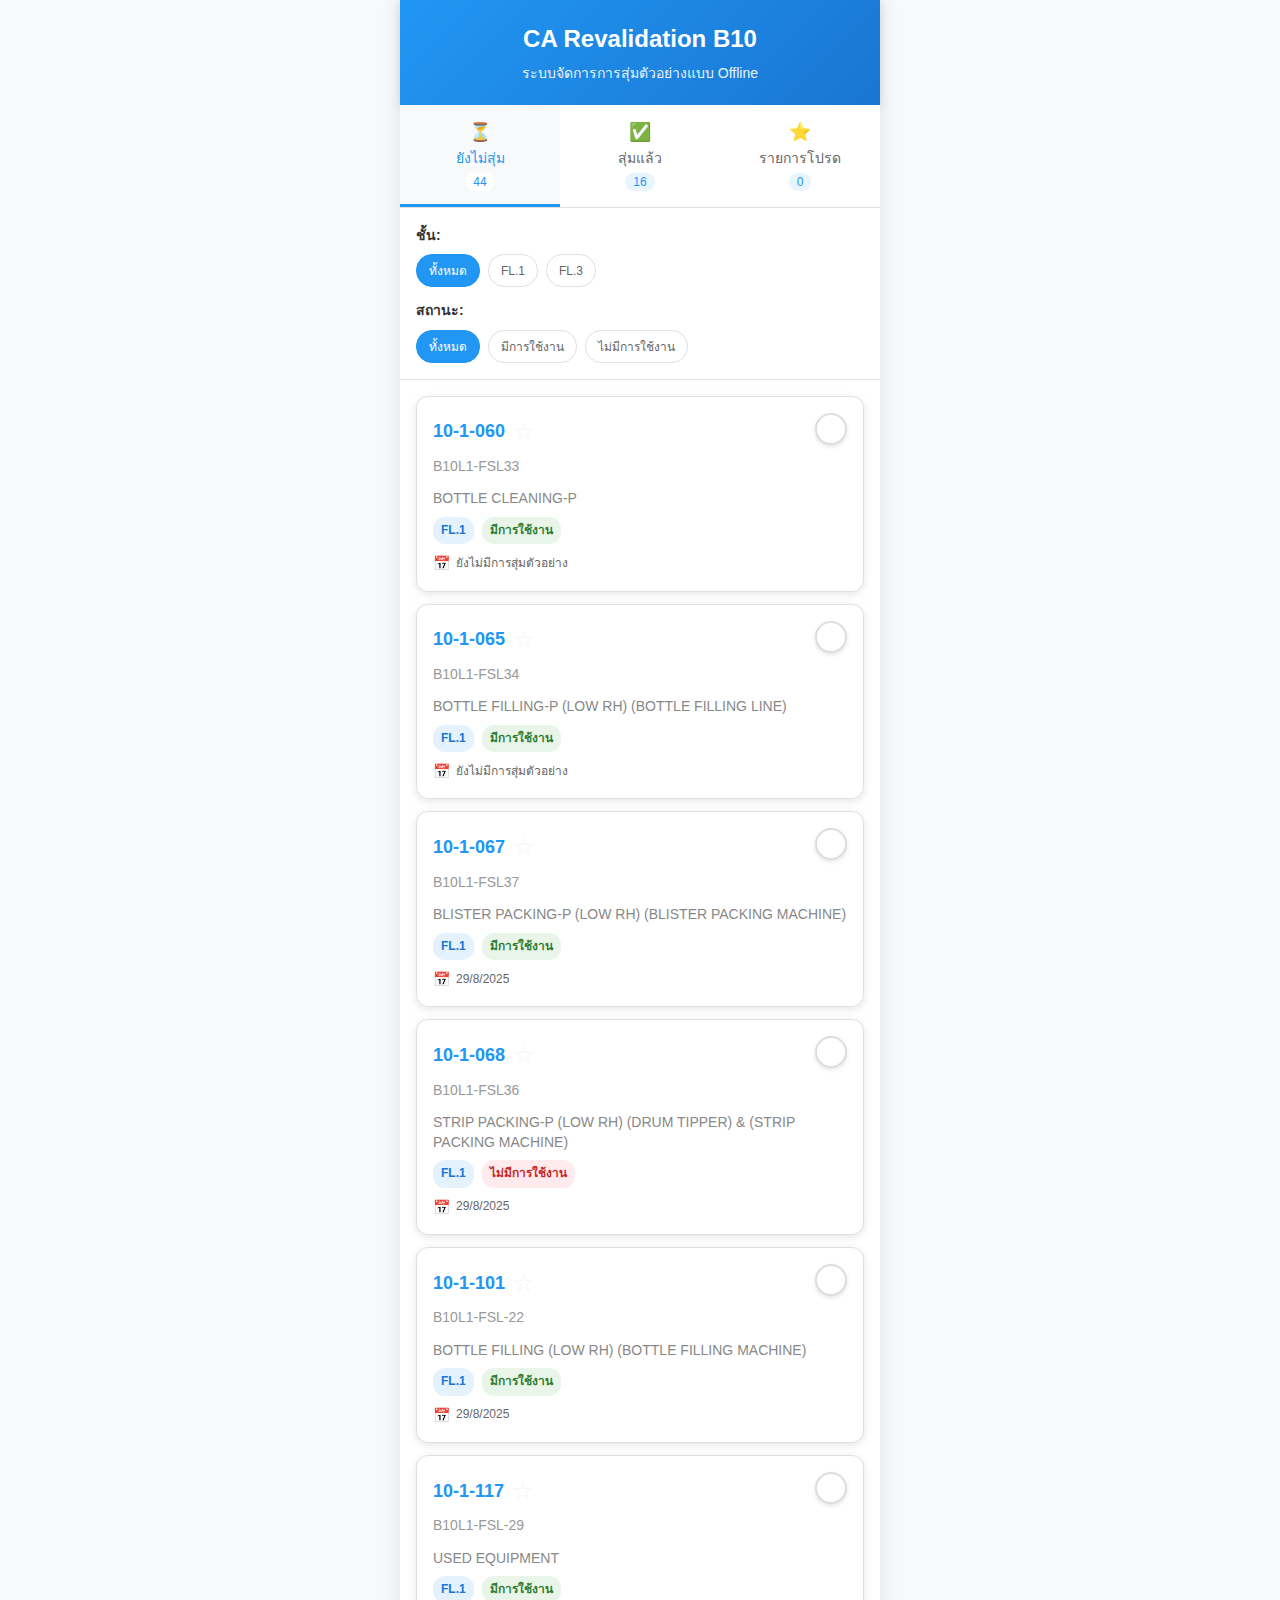
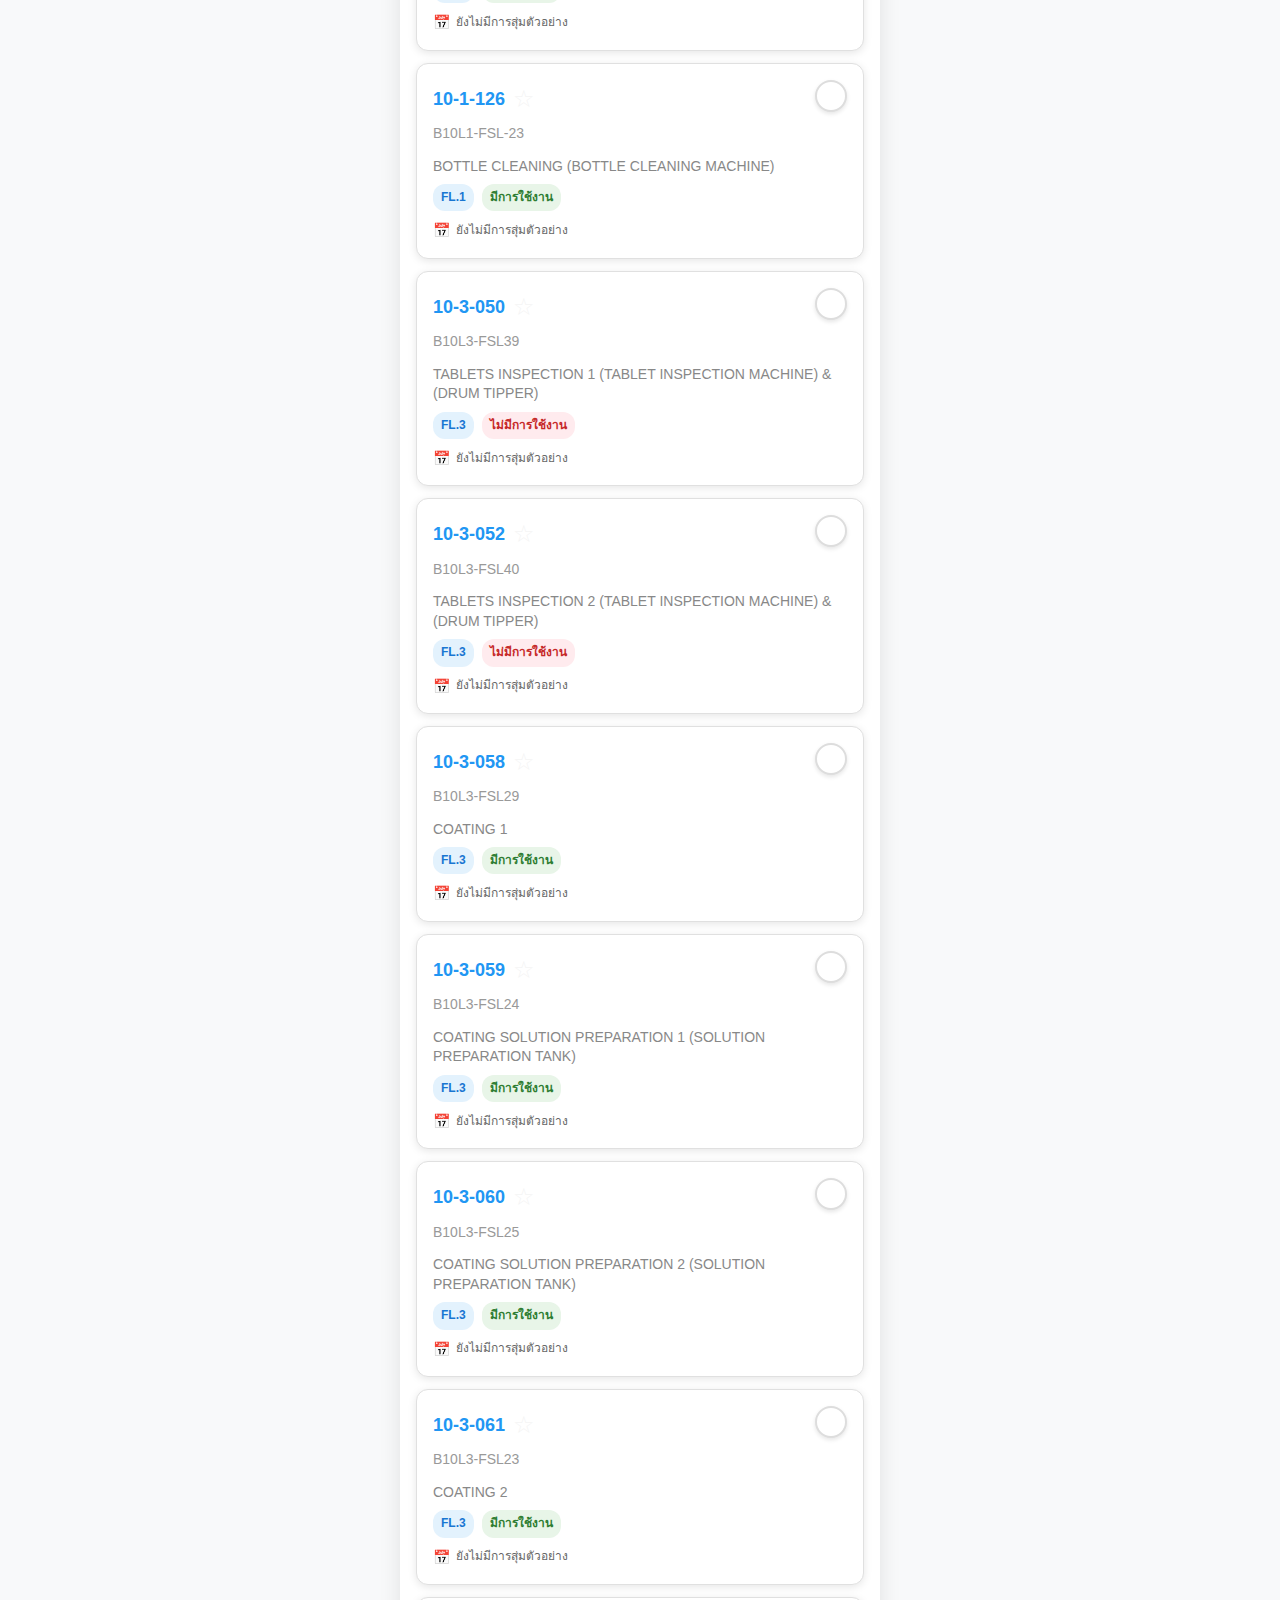
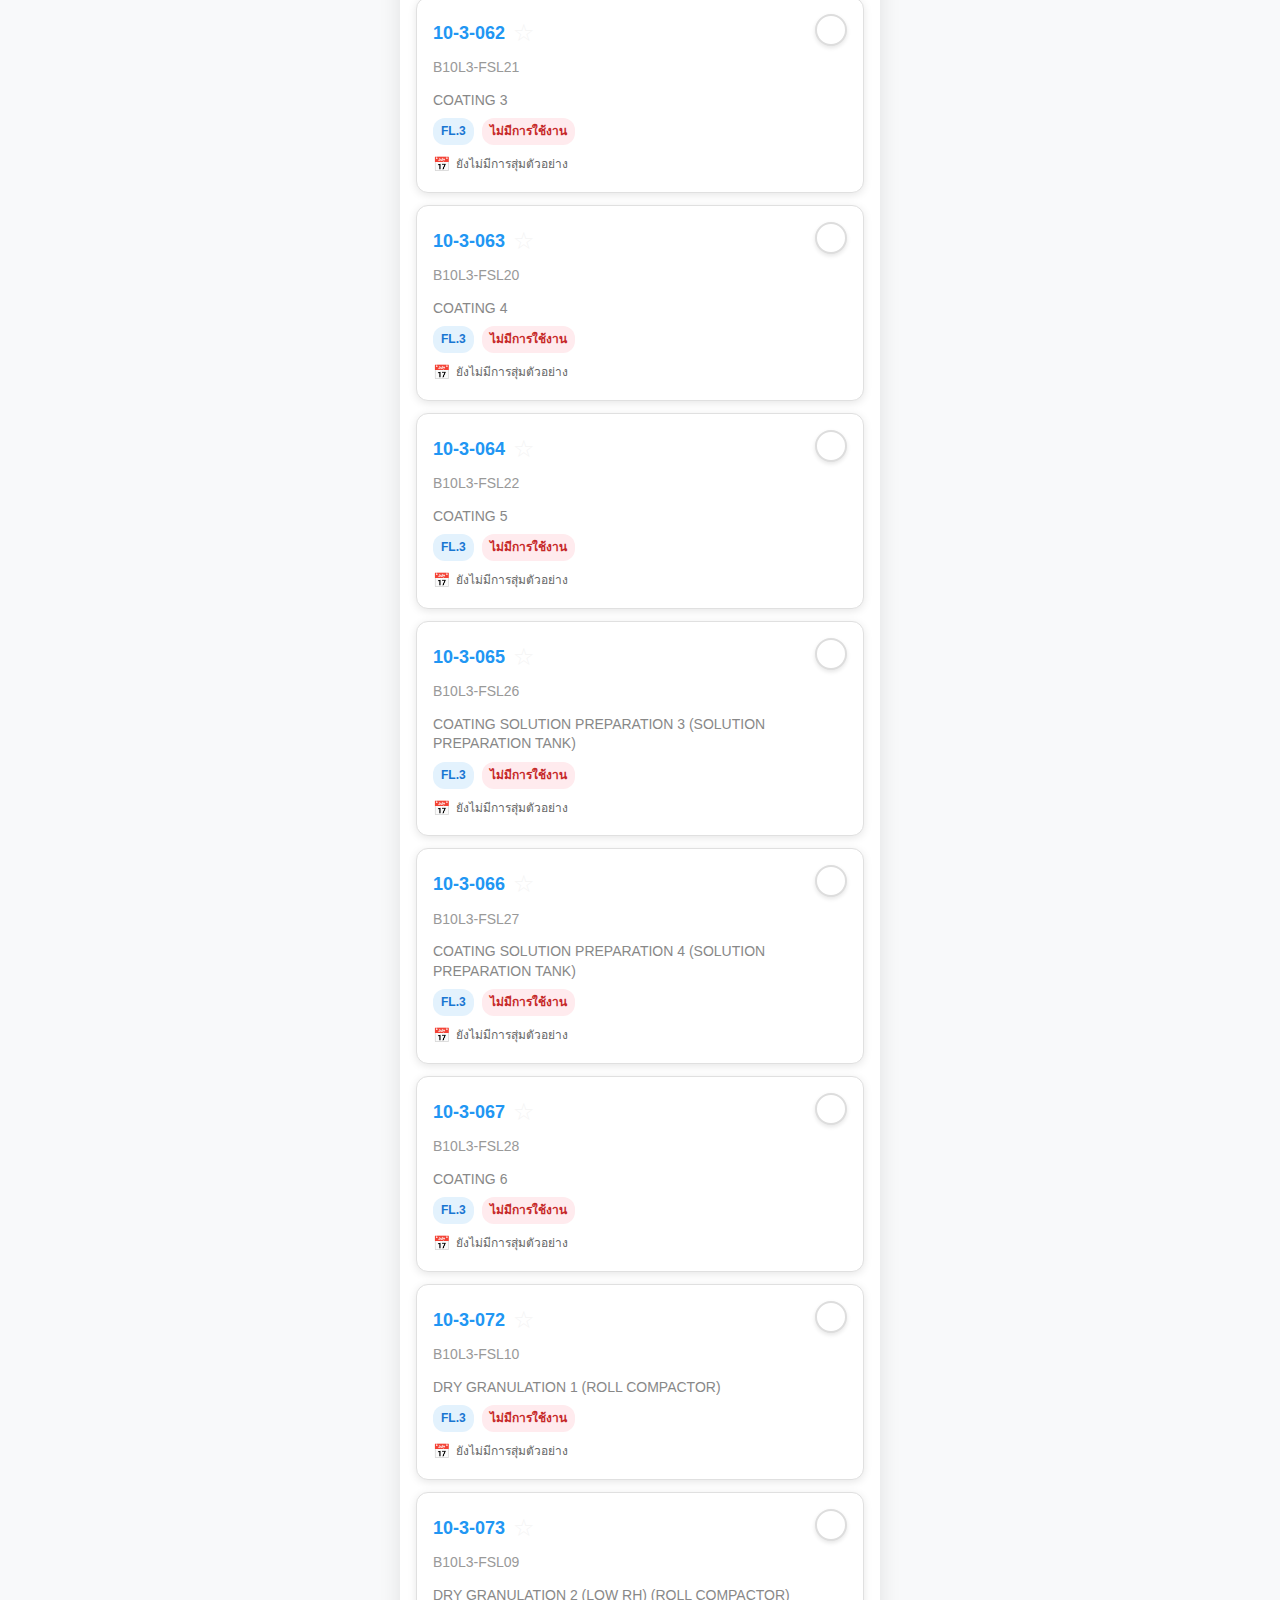
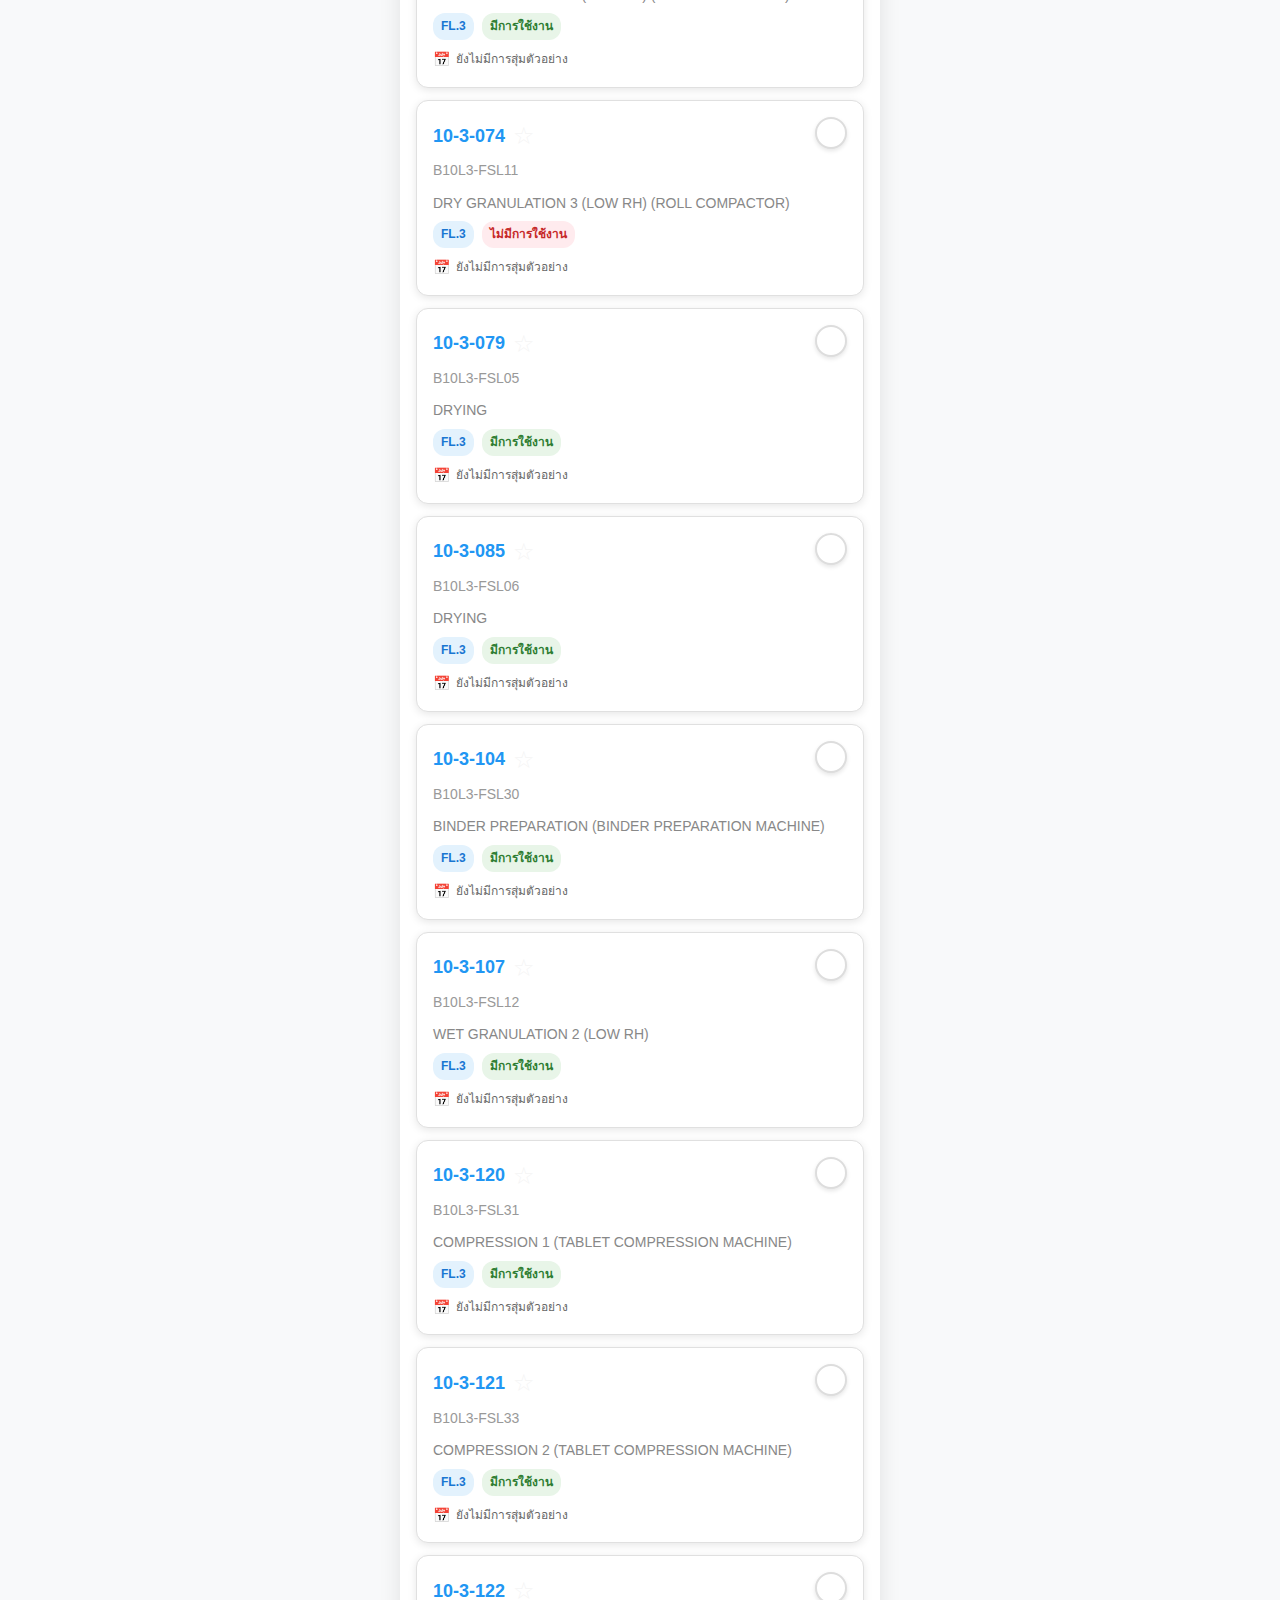
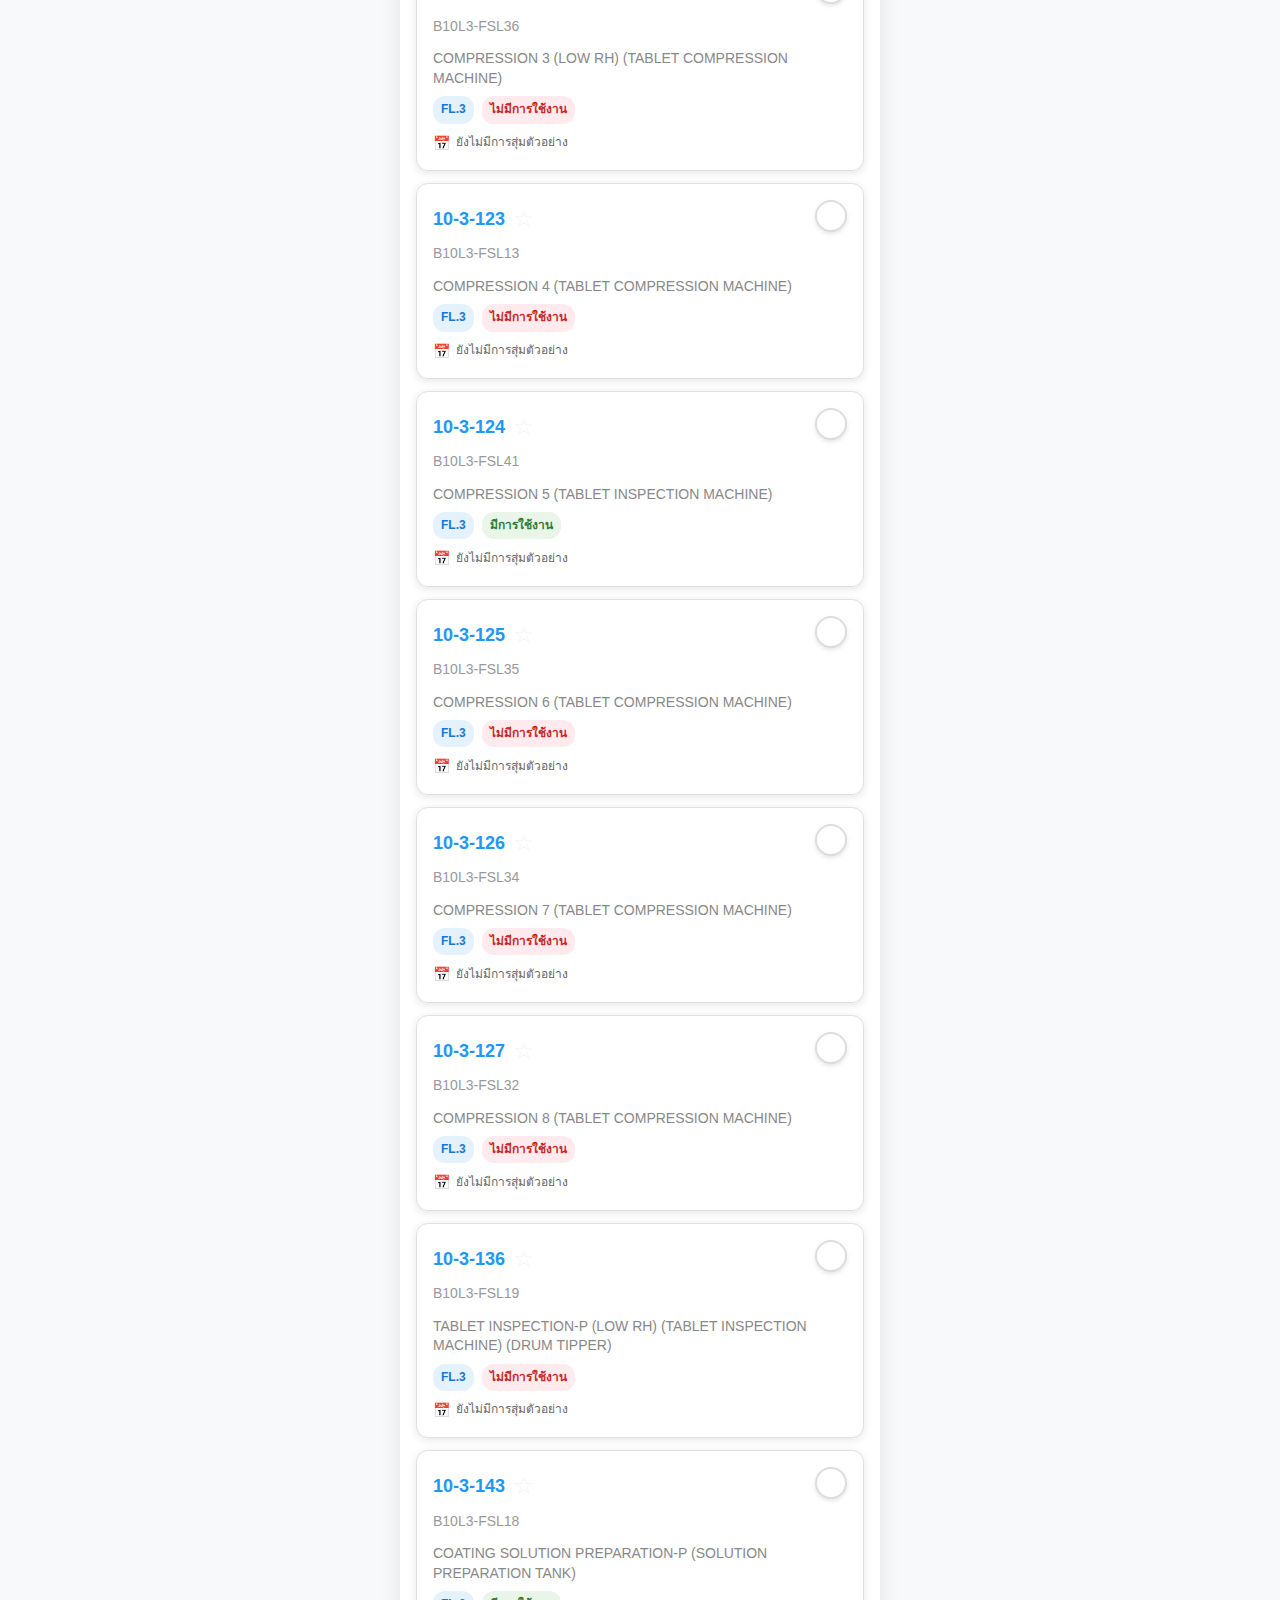
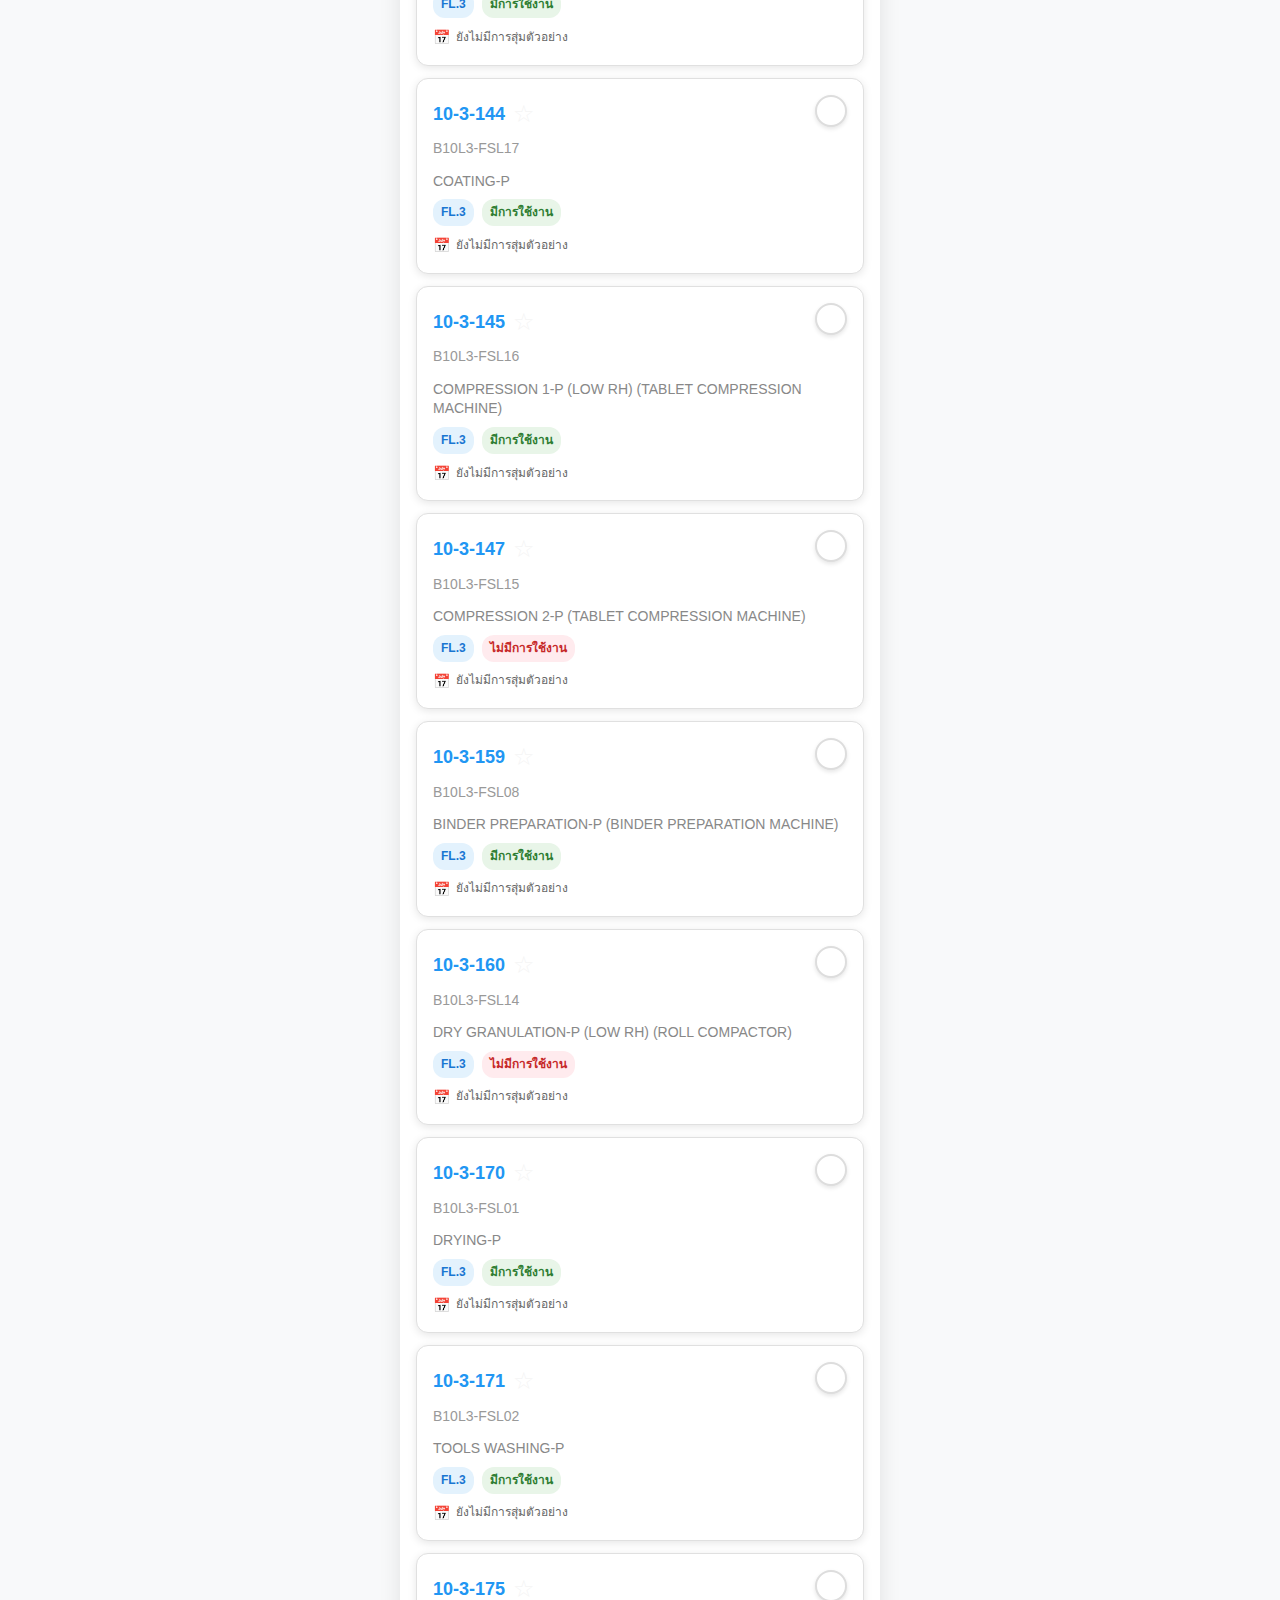
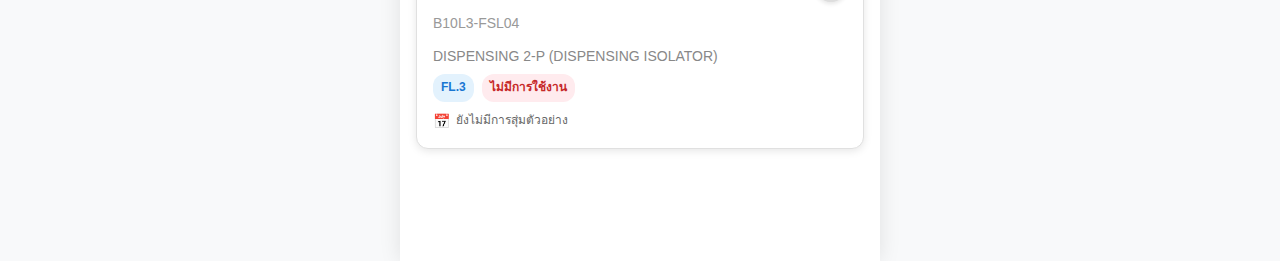
<file: index.html>
<!DOCTYPE html>
<html lang="th">
<head>
    <meta charset="UTF-8">
    <meta name="viewport" content="width=device-width, initial-scale=1.0">
    <meta name="theme-color" content="#2196F3">
    <title>CA Revalidation B10 - Offline App</title>
    <link rel="manifest" href="manifest.json">
    <link rel="apple-touch-icon" href="data:image/svg+xml,<svg xmlns='http://www.w3.org/2000/svg' viewBox='0 0 100 100'><text y='.9em' font-size='90'>🏥</text></svg>">
    <link rel="icon" href="data:image/svg+xml,<svg xmlns='http://www.w3.org/2000/svg' viewBox='0 0 100 100'><text y='.9em' font-size='90'>🏥</text></svg>">
    <link rel="stylesheet" href="styles.css">
</head>
<body>
    <div class="app-container">
        <!-- Header -->
        <header class="header">
            <h1 class="header-title">CA Revalidation B10</h1>
            <p class="header-subtitle">ระบบจัดการการสุ่มตัวอย่างแบบ Offline</p>
        </header>

        <!-- Tabs -->
        <div class="tabs">
            <button class="tab-button active" data-tab="unsampled">
                <span class="tab-icon">⏳</span>
                <div class="tab-text">
                    ยังไม่สุ่ม
                    <span class="tab-count" id="unsampled-count">0</span>
                </div>
            </button>
            <button class="tab-button" data-tab="sampled">
                <span class="tab-icon">✅</span>
                <div class="tab-text">
                    สุ่มแล้ว
                    <span class="tab-count" id="sampled-count">0</span>
                </div>
            </button>
            <button class="tab-button" data-tab="favorites">
                <span class="tab-icon">⭐</span>
                <div class="tab-text">
                    รายการโปรด
                    <span class="tab-count" id="favorites-count">0</span>
                </div>
            </button>
        </div>

        <!-- Filters -->
        <div class="filters">
            <div class="filter-group">
                <label class="filter-label">ชั้น:</label>
                <div class="filter-buttons" id="floor-filters">
                    <button class="filter-btn active" data-filter="all">ทั้งหมด</button>
                </div>
            </div>

            <div class="filter-group">
                <label class="filter-label">สถานะ:</label>
                <div class="filter-buttons" id="using-filters">
                    <button class="filter-btn active" data-filter="all">ทั้งหมด</button>
                    <button class="filter-btn" data-filter="true">มีการใช้งาน</button>
                    <button class="filter-btn" data-filter="false">ไม่มีการใช้งาน</button>
                </div>
            </div>
        </div>

        <!-- Room List -->
        <div class="room-list" id="room-list">
            <!-- Room cards will be inserted here -->
        </div>

        <!-- Empty State -->
        <div class="empty-state hidden" id="empty-state">
            <div class="empty-icon">📋</div>
            <h3 class="empty-title">ไม่มีข้อมูล</h3>
            <p class="empty-message">ไม่พบข้อมูลตามเงื่อนไขที่เลือก</p>
            <button class="clear-filters-btn" onclick="clearFilters()">ล้างตัวกรอง</button>
        </div>

        <!-- Loading -->
        <div class="loading hidden" id="loading">
            <div class="loading-spinner"></div>
            <p>กำลังโหลดข้อมูล...</p>
        </div>
    </div>

    <!-- Room Card Template -->
    <template id="room-card-template">
        <div class="room-card">
            <div class="card-header">
                <div class="room-info">
                    <div class="room-no-container">
                        <div class="room-no"></div>
                        <div class="favorite-toggle">
                            <input type="checkbox" class="favorite-checkbox">
                            <label class="favorite-label">☆</label>
                        </div>
                    </div>
                    <div class="sterile-tag"></div>
                </div>
                <div class="card-actions">
                    <div class="sampling-toggle">
                        <input type="checkbox" class="sampling-checkbox">
                        <label class="checkbox-label"></label>
                    </div>
                </div>
            </div>

            <div class="card-body">
                <div class="room-name"></div>

                <div class="card-badges">
                    <span class="floor-badge"></span>
                    <span class="using-badge"></span>
                </div>

                <div class="sampling-info">
                    <span class="sampling-icon">📅</span>
                    <span class="sampling-date"></span>
                </div>
            </div>
        </div>
    </template>

    <script src="data.js"></script>
    <script src="app.js"></script>
</body>
</html>
</file>
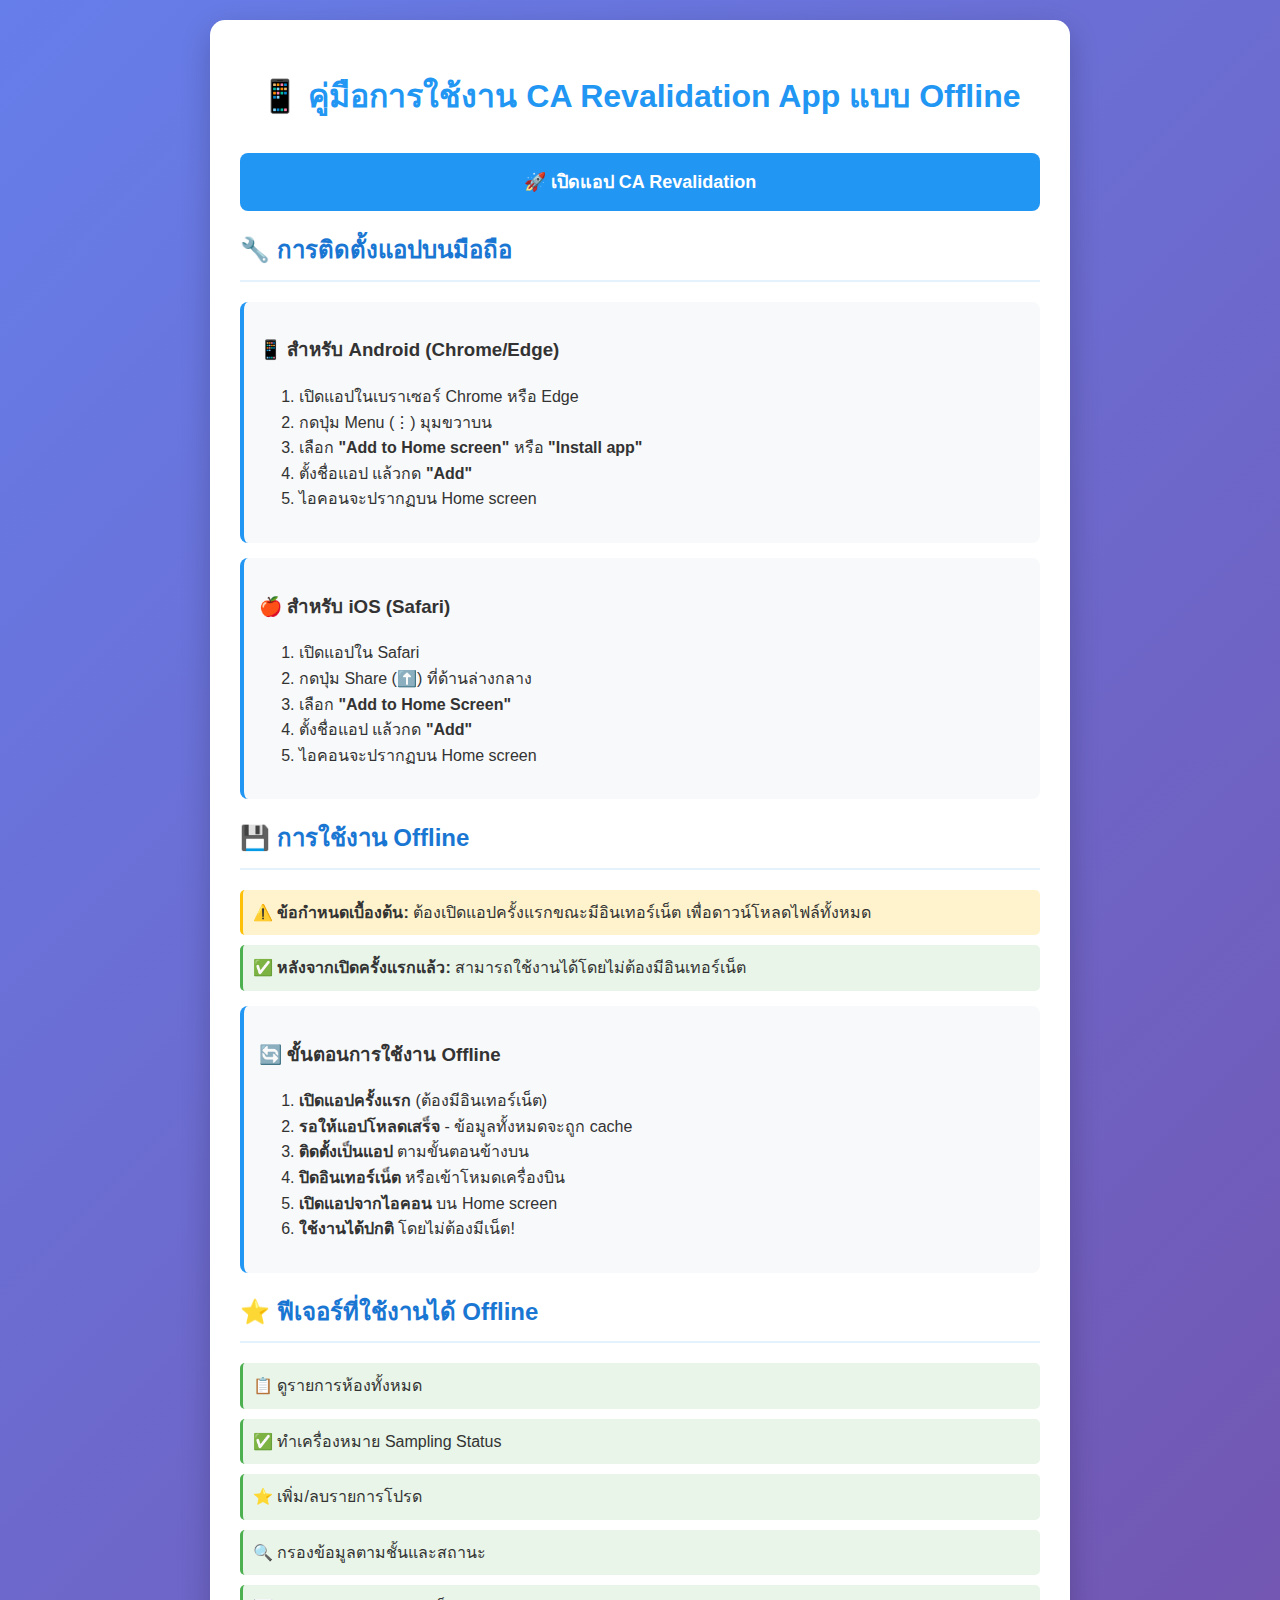
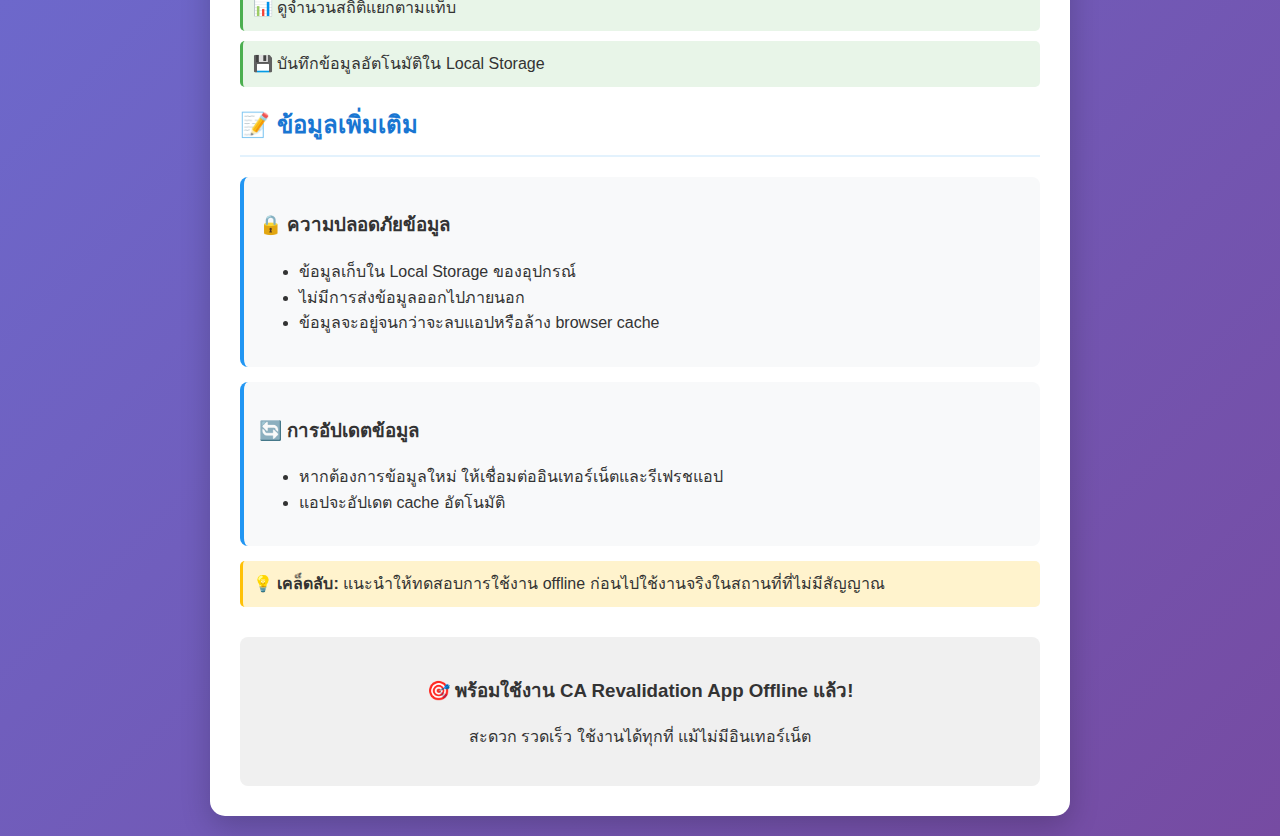
<file: offline-guide.html>
<!DOCTYPE html>
<html lang="th">
<head>
    <meta charset="UTF-8">
    <meta name="viewport" content="width=device-width, initial-scale=1.0">
    <title>คู่มือการใช้งาน Offline - CA Revalidation App</title>
    <style>
        body {
            font-family: 'Segoe UI', Tahoma, Geneva, Verdana, sans-serif;
            line-height: 1.6;
            margin: 0;
            padding: 20px;
            background: linear-gradient(135deg, #667eea 0%, #764ba2 100%);
            color: #333;
            min-height: 100vh;
        }
        .container {
            max-width: 800px;
            margin: 0 auto;
            background: white;
            border-radius: 15px;
            padding: 30px;
            box-shadow: 0 10px 30px rgba(0,0,0,0.2);
        }
        h1 {
            color: #2196F3;
            text-align: center;
            margin-bottom: 30px;
        }
        h2 {
            color: #1976D2;
            border-bottom: 2px solid #E3F2FD;
            padding-bottom: 10px;
        }
        .step {
            background: #f8f9fa;
            padding: 15px;
            margin: 15px 0;
            border-radius: 8px;
            border-left: 4px solid #2196F3;
        }
        .feature {
            background: #e8f5e8;
            padding: 10px;
            margin: 10px 0;
            border-radius: 5px;
            border-left: 3px solid #4CAF50;
        }
        .warning {
            background: #fff3cd;
            padding: 10px;
            margin: 10px 0;
            border-radius: 5px;
            border-left: 3px solid #ffc107;
        }
        .app-link {
            display: block;
            text-align: center;
            background: #2196F3;
            color: white;
            padding: 15px;
            text-decoration: none;
            border-radius: 8px;
            margin: 20px 0;
            font-size: 18px;
            font-weight: bold;
        }
        .app-link:hover {
            background: #1976D2;
        }
    </style>
</head>
<body>
    <div class="container">
        <h1>📱 คู่มือการใช้งาน CA Revalidation App แบบ Offline</h1>
        
        <a href="index.html" class="app-link">🚀 เปิดแอป CA Revalidation</a>
        
        <h2>🔧 การติดตั้งแอปบนมือถือ</h2>
        
        <div class="step">
            <h3>📱 สำหรับ Android (Chrome/Edge)</h3>
            <ol>
                <li>เปิดแอปในเบราเซอร์ Chrome หรือ Edge</li>
                <li>กดปุ่ม Menu (⋮) มุมขวาบน</li>
                <li>เลือก <strong>"Add to Home screen"</strong> หรือ <strong>"Install app"</strong></li>
                <li>ตั้งชื่อแอป แล้วกด <strong>"Add"</strong></li>
                <li>ไอคอนจะปรากฏบน Home screen</li>
            </ol>
        </div>
        
        <div class="step">
            <h3>🍎 สำหรับ iOS (Safari)</h3>
            <ol>
                <li>เปิดแอปใน Safari</li>
                <li>กดปุ่ม Share (⬆️) ที่ด้านล่างกลาง</li>
                <li>เลือก <strong>"Add to Home Screen"</strong></li>
                <li>ตั้งชื่อแอป แล้วกด <strong>"Add"</strong></li>
                <li>ไอคอนจะปรากฏบน Home screen</li>
            </ol>
        </div>
        
        <h2>💾 การใช้งาน Offline</h2>
        
        <div class="warning">
            <strong>⚠️ ข้อกำหนดเบื้องต้น:</strong> ต้องเปิดแอปครั้งแรกขณะมีอินเทอร์เน็ต เพื่อดาวน์โหลดไฟล์ทั้งหมด
        </div>
        
        <div class="feature">
            <strong>✅ หลังจากเปิดครั้งแรกแล้ว:</strong> สามารถใช้งานได้โดยไม่ต้องมีอินเทอร์เน็ต
        </div>
        
        <div class="step">
            <h3>🔄 ขั้นตอนการใช้งาน Offline</h3>
            <ol>
                <li><strong>เปิดแอปครั้งแรก</strong> (ต้องมีอินเทอร์เน็ต)</li>
                <li><strong>รอให้แอปโหลดเสร็จ</strong> - ข้อมูลทั้งหมดจะถูก cache</li>
                <li><strong>ติดตั้งเป็นแอป</strong> ตามขั้นตอนข้างบน</li>
                <li><strong>ปิดอินเทอร์เน็ต</strong> หรือเข้าโหมดเครื่องบิน</li>
                <li><strong>เปิดแอปจากไอคอน</strong> บน Home screen</li>
                <li><strong>ใช้งานได้ปกติ</strong> โดยไม่ต้องมีเน็ต!</li>
            </ol>
        </div>
        
        <h2>⭐ ฟีเจอร์ที่ใช้งานได้ Offline</h2>
        
        <div class="feature">📋 ดูรายการห้องทั้งหมด</div>
        <div class="feature">✅ ทำเครื่องหมาย Sampling Status</div>
        <div class="feature">⭐ เพิ่ม/ลบรายการโปรด</div>
        <div class="feature">🔍 กรองข้อมูลตามชั้นและสถานะ</div>
        <div class="feature">📊 ดูจำนวนสถิติแยกตามแท็บ</div>
        <div class="feature">💾 บันทึกข้อมูลอัตโนมัติใน Local Storage</div>
        
        <h2>📝 ข้อมูลเพิ่มเติม</h2>
        
        <div class="step">
            <h3>🔒 ความปลอดภัยข้อมูล</h3>
            <ul>
                <li>ข้อมูลเก็บใน Local Storage ของอุปกรณ์</li>
                <li>ไม่มีการส่งข้อมูลออกไปภายนอก</li>
                <li>ข้อมูลจะอยู่จนกว่าจะลบแอปหรือล้าง browser cache</li>
            </ul>
        </div>
        
        <div class="step">
            <h3>🔄 การอัปเดตข้อมูล</h3>
            <ul>
                <li>หากต้องการข้อมูลใหม่ ให้เชื่อมต่ออินเทอร์เน็ตและรีเฟรชแอป</li>
                <li>แอปจะอัปเดต cache อัตโนมัติ</li>
            </ul>
        </div>
        
        <div class="warning">
            <strong>💡 เคล็ดลับ:</strong> แนะนำให้ทดสอบการใช้งาน offline ก่อนไปใช้งานจริงในสถานที่ที่ไม่มีสัญญาณ
        </div>
        
        <div style="text-align: center; margin-top: 30px; padding: 20px; background: #f0f0f0; border-radius: 8px;">
            <h3>🎯 พร้อมใช้งาน CA Revalidation App Offline แล้ว!</h3>
            <p>สะดวก รวดเร็ว ใช้งานได้ทุกที่ แม้ไม่มีอินเทอร์เน็ต</p>
        </div>
    </div>
</body>
</html>
</file>
<file: styles.css>
/* Utility Classes */
.hidden {
    display: none !important;
}

/* Reset and Base Styles */
* {
    margin: 0;
    padding: 0;
    box-sizing: border-box;
}

body {
    font-family: -apple-system, BlinkMacSystemFont, 'Segoe UI', Roboto, Oxygen, Ubuntu, Cantarell, sans-serif;
    background-color: #f8f9fa;
    color: #333;
    line-height: 1.6;
    -webkit-font-smoothing: antialiased;
    -moz-osx-font-smoothing: grayscale;
}

/* App Container */
.app-container {
    max-width: 480px;
    margin: 0 auto;
    min-height: 100vh;
    background-color: white;
    box-shadow: 0 0 20px rgba(0, 0, 0, 0.1);
}

/* Header */
.header {
    background: linear-gradient(135deg, #2196F3 0%, #1976D2 100%);
    color: white;
    padding: 20px;
    text-align: center;
    box-shadow: 0 2px 10px rgba(0, 0, 0, 0.1);
}

.header-title {
    font-size: 24px;
    font-weight: 700;
    margin-bottom: 4px;
}

.header-subtitle {
    font-size: 14px;
    opacity: 0.9;
    font-weight: 400;
}

/* Tabs */
.tabs {
    display: flex;
    background-color: white;
    border-bottom: 1px solid #e0e0e0;
    overflow-x: auto;
    -webkit-overflow-scrolling: touch;
}

.tab-button {
    flex: 1;
    min-width: 120px;
    padding: 16px 12px;
    border: none;
    background: none;
    color: #666;
    font-size: 14px;
    font-weight: 500;
    cursor: pointer;
    transition: all 0.3s ease;
    display: flex;
    flex-direction: column;
    align-items: center;
    gap: 4px;
    position: relative;
    white-space: nowrap;
}

.tab-button.active {
    color: #2196F3;
    background-color: #f8f9fa;
}

.tab-button.active::after {
    content: '';
    position: absolute;
    bottom: 0;
    left: 0;
    right: 0;
    height: 3px;
    background-color: #2196F3;
}

.tab-icon {
    font-size: 18px;
}

.tab-text {
    display: flex;
    flex-direction: column;
    align-items: center;
    gap: 4px;
}

.tab-count {
    font-size: 12px;
    background: rgba(33, 150, 243, 0.1);
    color: #2196F3;
    padding: 2px 8px;
    border-radius: 10px;
    min-width: 20px;
    text-align: center;
}

.tab-button.active .tab-count {
    background: rgba(255, 255, 255, 0.9);
    color: #2196F3;
}

/* Filters */
.filters {
    background-color: white;
    padding: 16px;
    border-bottom: 1px solid #e0e0e0;
}

.filter-group {
    margin-bottom: 12px;
}

.filter-group:last-child {
    margin-bottom: 0;
}

.filter-label {
    display: block;
    font-size: 14px;
    font-weight: 600;
    color: #333;
    margin-bottom: 8px;
}

.filter-buttons {
    display: flex;
    flex-wrap: wrap;
    gap: 8px;
}

.filter-btn {
    padding: 6px 12px;
    border: 1px solid #e0e0e0;
    background: white;
    color: #666;
    border-radius: 16px;
    font-size: 12px;
    font-weight: 500;
    cursor: pointer;
    transition: all 0.2s ease;
}

.filter-btn:hover {
    background-color: #f5f5f5;
}

.filter-btn.active {
    background-color: #2196F3;
    color: white;
    border-color: #2196F3;
}

/* Room Cards */
.room-list {
    padding: 16px;
    padding-bottom: 100px; /* Space for bottom navigation */
}

.room-card {
    background: white;
    border-radius: 12px;
    margin-bottom: 12px;
    padding: 16px;
    box-shadow: 0 2px 8px rgba(0, 0, 0, 0.1);
    border: 1px solid #e0e0e0;
    transition: all 0.3s ease;
    position: relative;
}

.room-card:hover {
    transform: translateY(-2px);
    box-shadow: 0 4px 16px rgba(0, 0, 0, 0.15);
}

.card-header {
    display: flex;
    justify-content: space-between;
    align-items: flex-start;
    margin-bottom: 12px;
}

.room-info {
    flex: 1;
}

.card-actions {
    display: flex;
    gap: 8px;
    align-items: center;
}

.room-no-container {
    display: flex;
    align-items: center;
    gap: 8px;
    margin-bottom: 4px;
}

.room-no {
    font-size: 18px;
    font-weight: 700;
    color: #2196F3;
}

.sterile-tag {
    font-size: 14px;
    color: #999;
    font-weight: 500;
}

.sampling-toggle {
    position: relative;
}

.favorite-toggle {
    position: relative;
    cursor: pointer;
}

.favorite-toggle input[type="checkbox"] {
    display: none;
}

.favorite-label {
    display: inline-block;
    font-size: 16px;
    color: #ddd;
    cursor: pointer;
    transition: all 0.2s ease;
    -webkit-user-select: none;
    user-select: none;
}

.favorite-toggle input[type="checkbox"]:checked + .favorite-label {
    color: #ffd700;
}

.favorite-label:hover {
    color: #ffd700;
    transform: scale(1.1);
}

.favorite-checkbox {
    display: none;
}

.favorite-label {
    display: inline-block;
    font-size: 24px;
    cursor: pointer;
    transition: all 0.3s ease;
    opacity: 0.3;
    transform: scale(1);
}

.favorite-checkbox:checked + .favorite-label {
    opacity: 1;
    transform: scale(1.1);
    text-shadow: 0 0 8px #FFD700;
}

.favorite-label:hover {
    opacity: 0.7;
    transform: scale(1.05);
}

.sampling-checkbox {
    display: none;
}

.checkbox-label {
    display: inline-block;
    width: 32px;
    height: 32px;
    border-radius: 50%;
    border: 2px solid #ddd;
    background: white;
    cursor: pointer;
    transition: all 0.4s cubic-bezier(0.25, 0.46, 0.45, 0.94);
    position: relative;
    box-shadow: 0 2px 4px rgba(0, 0, 0, 0.1);
}

.checkbox-label:hover {
    border-color: #4CAF50;
    transform: scale(1.05);
    box-shadow: 0 4px 8px rgba(76, 175, 80, 0.2);
}

.sampling-checkbox:checked + .checkbox-label {
    background-color: #4CAF50;
    border-color: #4CAF50;
    transform: scale(1.1);
    box-shadow: 0 4px 12px rgba(76, 175, 80, 0.3);
}

.sampling-checkbox:checked + .checkbox-label::after {
    content: '✓';
    position: absolute;
    top: 50%;
    left: 50%;
    transform: translate(-50%, -50%) scale(1);
    color: white;
    font-size: 16px;
    font-weight: bold;
    animation: checkmark-appear 0.3s ease-out;
}

@keyframes checkmark-appear {
    0% {
        transform: translate(-50%, -50%) scale(0) rotate(-90deg);
        opacity: 0;
    }
    50% {
        transform: translate(-50%, -50%) scale(1.2) rotate(0deg);
    }
    100% {
        transform: translate(-50%, -50%) scale(1) rotate(0deg);
        opacity: 1;
    }
}

.card-body {
    gap: 8px;
}

.room-name {
    font-size: 14px;
    color: #888;
    margin-bottom: 8px;
    line-height: 1.4;
}

.card-badges {
    display: flex;
    gap: 8px;
    margin-bottom: 8px;
    flex-wrap: wrap;
}

.floor-badge {
    background-color: #E3F2FD;
    color: #1976D2;
    padding: 4px 8px;
    border-radius: 12px;
    font-size: 12px;
    font-weight: 600;
}

.using-badge {
    padding: 4px 8px;
    border-radius: 12px;
    font-size: 12px;
    font-weight: 600;
}

.using-badge.using-true {
    background-color: #E8F5E8;
    color: #2E7D32;
}

.using-badge.using-false {
    background-color: #FFEBEE;
    color: #C62828;
}

.sampling-info {
    display: flex;
    align-items: center;
    gap: 6px;
}

.sampling-icon {
    font-size: 14px;
}

.sampling-date {
    font-size: 12px;
    color: #666;
}

/* Empty State */
.empty-state {
    text-align: center;
    padding: 60px 20px;
}

.empty-icon {
    font-size: 48px;
    margin-bottom: 16px;
}

.empty-title {
    font-size: 18px;
    font-weight: 600;
    color: #333;
    margin-bottom: 8px;
}

.empty-message {
    font-size: 14px;
    color: #666;
    margin-bottom: 20px;
}

.clear-filters-btn {
    background-color: #2196F3;
    color: white;
    border: none;
    padding: 10px 20px;
    border-radius: 20px;
    font-size: 14px;
    font-weight: 500;
    cursor: pointer;
    transition: background-color 0.3s ease;
}

.clear-filters-btn:hover {
    background-color: #1976D2;
}

/* Loading */
.loading {
    text-align: center;
    padding: 60px 20px;
}

.loading-spinner {
    width: 40px;
    height: 40px;
    border: 4px solid #f3f3f3;
    border-top: 4px solid #2196F3;
    border-radius: 50%;
    animation: spin 1s linear infinite;
    margin: 0 auto 16px;
}

@keyframes spin {
    0% { transform: rotate(0deg); }
    100% { transform: rotate(360deg); }
}

/* Responsive Design */
@media (max-width: 480px) {
    .app-container {
        margin: 0;
        box-shadow: none;
    }

    .header {
        padding: 16px;
    }

    .header-title {
        font-size: 20px;
    }

    .room-list {
        padding: 12px;
    }

    .room-card {
        margin-bottom: 8px;
        padding: 12px;
    }
}

/* Dark mode support */
@media (prefers-color-scheme: dark) {
    body {
        background-color: #121212;
        color: #e0e0e0;
    }

    .app-container {
        background-color: #1e1e1e;
    }

    .header {
        background: linear-gradient(135deg, #1565C0 0%, #0D47A1 100%);
    }

    .room-card {
        background-color: #2d2d2d;
        border-color: #404040;
    }

    .filters {
        background-color: #1e1e1e;
        border-bottom-color: #404040;
    }
}

/* Animations */
@keyframes fadeIn {
    from {
        opacity: 0;
        transform: translateY(10px);
    }
    to {
        opacity: 1;
        transform: translateY(0);
    }
}

.room-card {
    animation: fadeIn 0.3s ease-out;
}

/* Accessibility */
@media (prefers-reduced-motion: reduce) {
    .room-card {
        animation: none;
    }

    .tab-button,
    .filter-btn,
    .room-card,
    .checkbox-label {
        transition: none;
    }
}

/* Focus styles */
.tab-button:focus,
.filter-btn:focus,
.checkbox-label:focus,
.clear-filters-btn:focus {
    outline: 2px solid #2196F3;
    outline-offset: 2px;
}

/* Print styles */
@media print {
    .sampling-toggle,
    .tabs,
    .filters {
        display: none !important;
    }

    .room-card {
        break-inside: avoid;
        box-shadow: none;
        border: 1px solid #ccc;
    }
}
</file>
